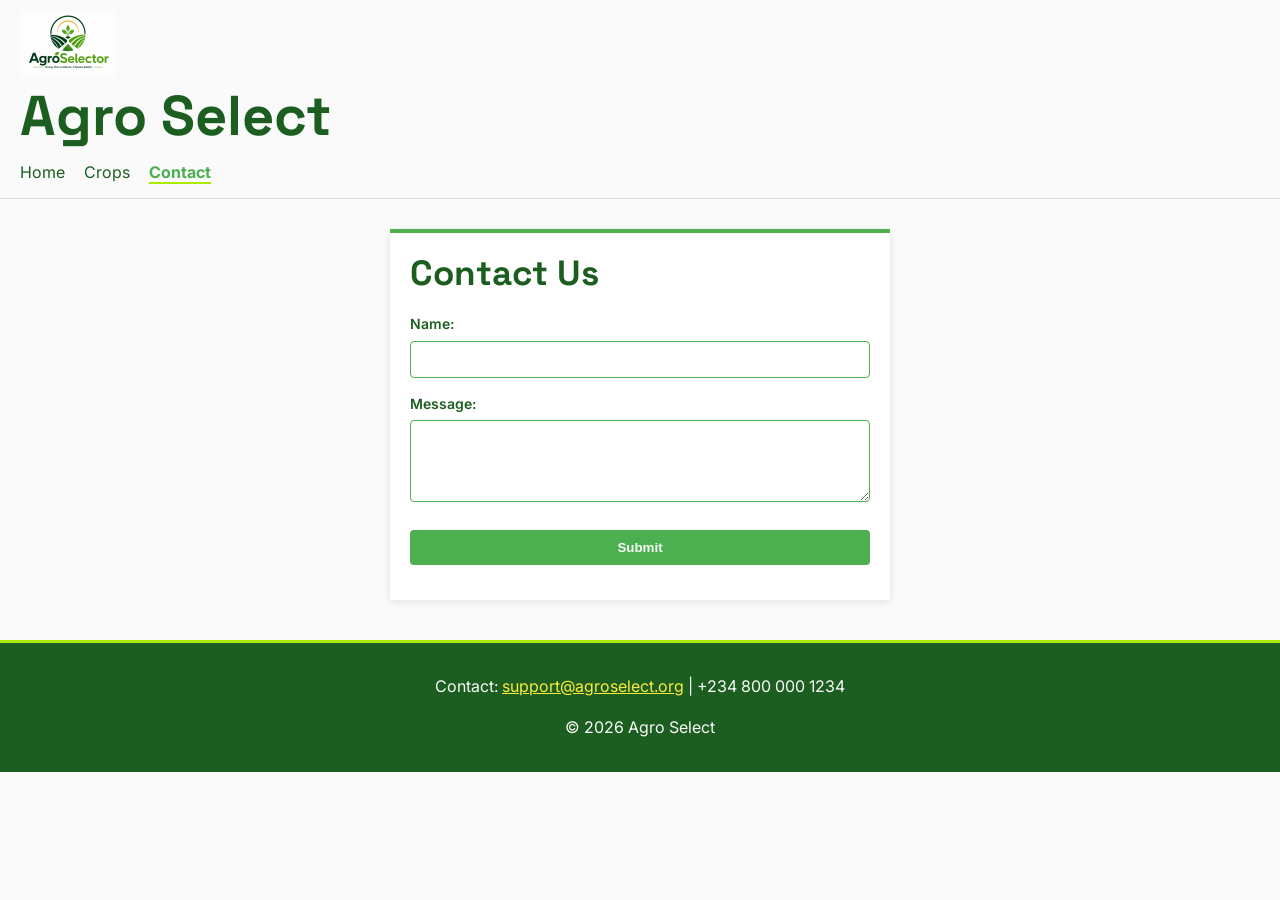
<file: index.html>
<!DOCTYPE html>
<html lang="en">
<head>
  <meta charset="UTF-8">
  <meta name="viewport" content="width=device-width, initial-scale=1.0">
  <title>Contact - Agro Select</title>
    <link rel="preconnect" href="https://fonts.googleapis.com">
    <link rel="preconnect" href="https://fonts.gstatic.com" crossorigin>
    <link href="https://fonts.googleapis.com/css2?family=Inter:wght@400;500;600;700&family=Space+Grotesk:wght@500;600;700&display=swap" rel="stylesheet">
  <style>
      :root {
        --deep-green: #1B5E20;
        --mid-green: #4CAF50;
        --lime: #AEEA00;
        --yellow: #FFEB3B;
        --paper: #FAFAFA;
        --ink: #14150F;
        --muted: #5F6158;
      }

      * {
        box-sizing: border-box;
      }

    body {
        font-family: 'Inter', sans-serif;
      margin: 0;
      padding: 0;
        background-color: var(--paper);
        color: var(--ink);
        line-height: 1.6;
    }
    
    /* Header Shell */
    header {
      background-color: var(--paper);
      border-bottom: 1px solid #E0DED4;
      padding: 12px 20px;
     }
     header h1 {
      color: var(--deep-green);
      font-family: 'Space Grotesk', sans-serif;
      font-size: 56px;
      line-height: 1.15;
      margin: 0 0 12px;
    }
    nav a {
      color: var(--deep-green);
      font-size: 16px;
      margin-right: 15px;
      text-decoration: none;
    }
    nav a.active {
      color: var(--mid-green);
      font-weight: bold;
      border-bottom: 2px solid var(--lime);
    }

    /* Content Area */
    main {
      padding: 20px;
      max-width: 500px;
      margin: 30px auto;
      background-color: #ffffff;
        border-top: 4px solid var(--mid-green);
      box-shadow: 0 2px 8px rgba(0,0,0,0.1);
    }
    h2 {
        color: var(--deep-green);
        font-family: 'Space Grotesk', sans-serif;
        font-size: 35px;
        line-height: 1.15;
        margin: 0 0 20px;
    }
      label {
        color: var(--deep-green);
        display: block;
        font-size: 14px;
        font-weight: 600;
      }
      input, textarea, button {
      width: 100%;
      margin-top: 5px;
      margin-bottom: 15px;
      padding: 10px;
      box-sizing: border-box;
        border: 1px solid var(--mid-green);
      border-radius: 4px;
    }
    button {
        background-color: var(--mid-green);
        color: var(--paper);
      font-weight: bold;
      border: none;
      cursor: pointer;
    }
    button:hover {
        background-color: var(--lime);
        color: var(--deep-green);
    }

    /* Footer Shell */
    footer {
        background-color: var(--deep-green);
        color: var(--paper);
      text-align: center;
      padding: 15px;
      margin-top: 40px;
        border-top: 3px solid var(--lime);
    }
    footer a {
        color: var(--yellow);
    }

      .brand-mark {
        display: block;
        height: 64px;
        margin-bottom: 8px;
        object-fit: contain;
        object-position: left center;
        width: 140px;
      }

      @media (max-width: 480px) {
        header h1 {
          font-size: 40px;
        }
        h2 {
          font-size: 30px;
        }
      }
  </style>
</head>
<body>

  <!-- Shared Header Shell -->
  <header>
      <img class="brand-mark" src="logo.png" alt="AgroSelect">
    <h1>Agro Select</h1>
    <nav>
      <a href="index.html">Home</a>
      <a href="agroselector-crop-details.html">Crops</a>
      <a href="contact.html" class="active">Contact</a>
    </nav>
  </header>

  <!-- Contact Page Content -->
  <main>
    <h2>Contact Us</h2>
    <form>
      <label for="name">Name:</label>
      <input type="text" id="name" required>

      <label for="message">Message:</label>
      <textarea id="message" rows="4" required></textarea>

      <button type="submit">Submit</button>
    </form>
  </main>

  <!-- Shared Footer Shell -->
  <footer>
    <p>Contact: <a href="mailto:support@agroselect.org">support@agroselect.org</a> | +234 800 000 1234</p>
    <p>&copy; 2026 Agro Select</p>
  </footer>

</body>
</html>
</file>
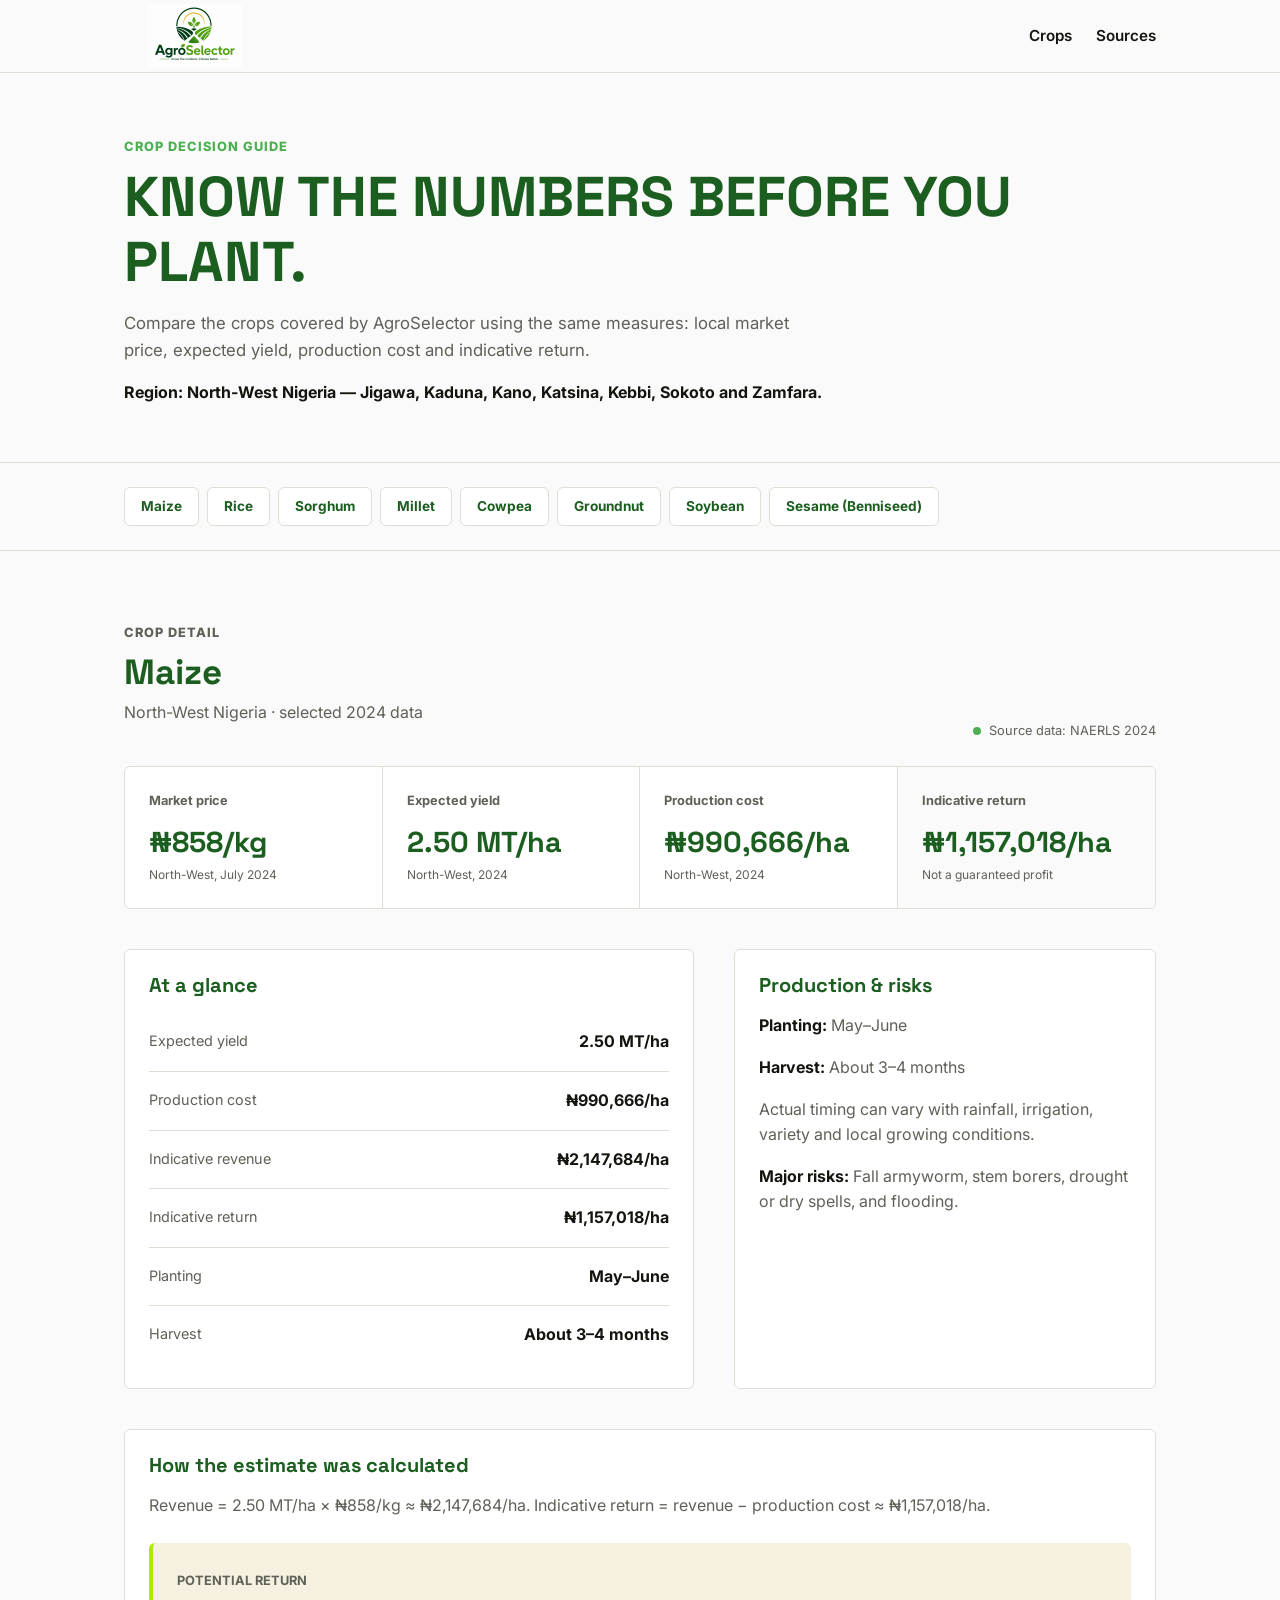
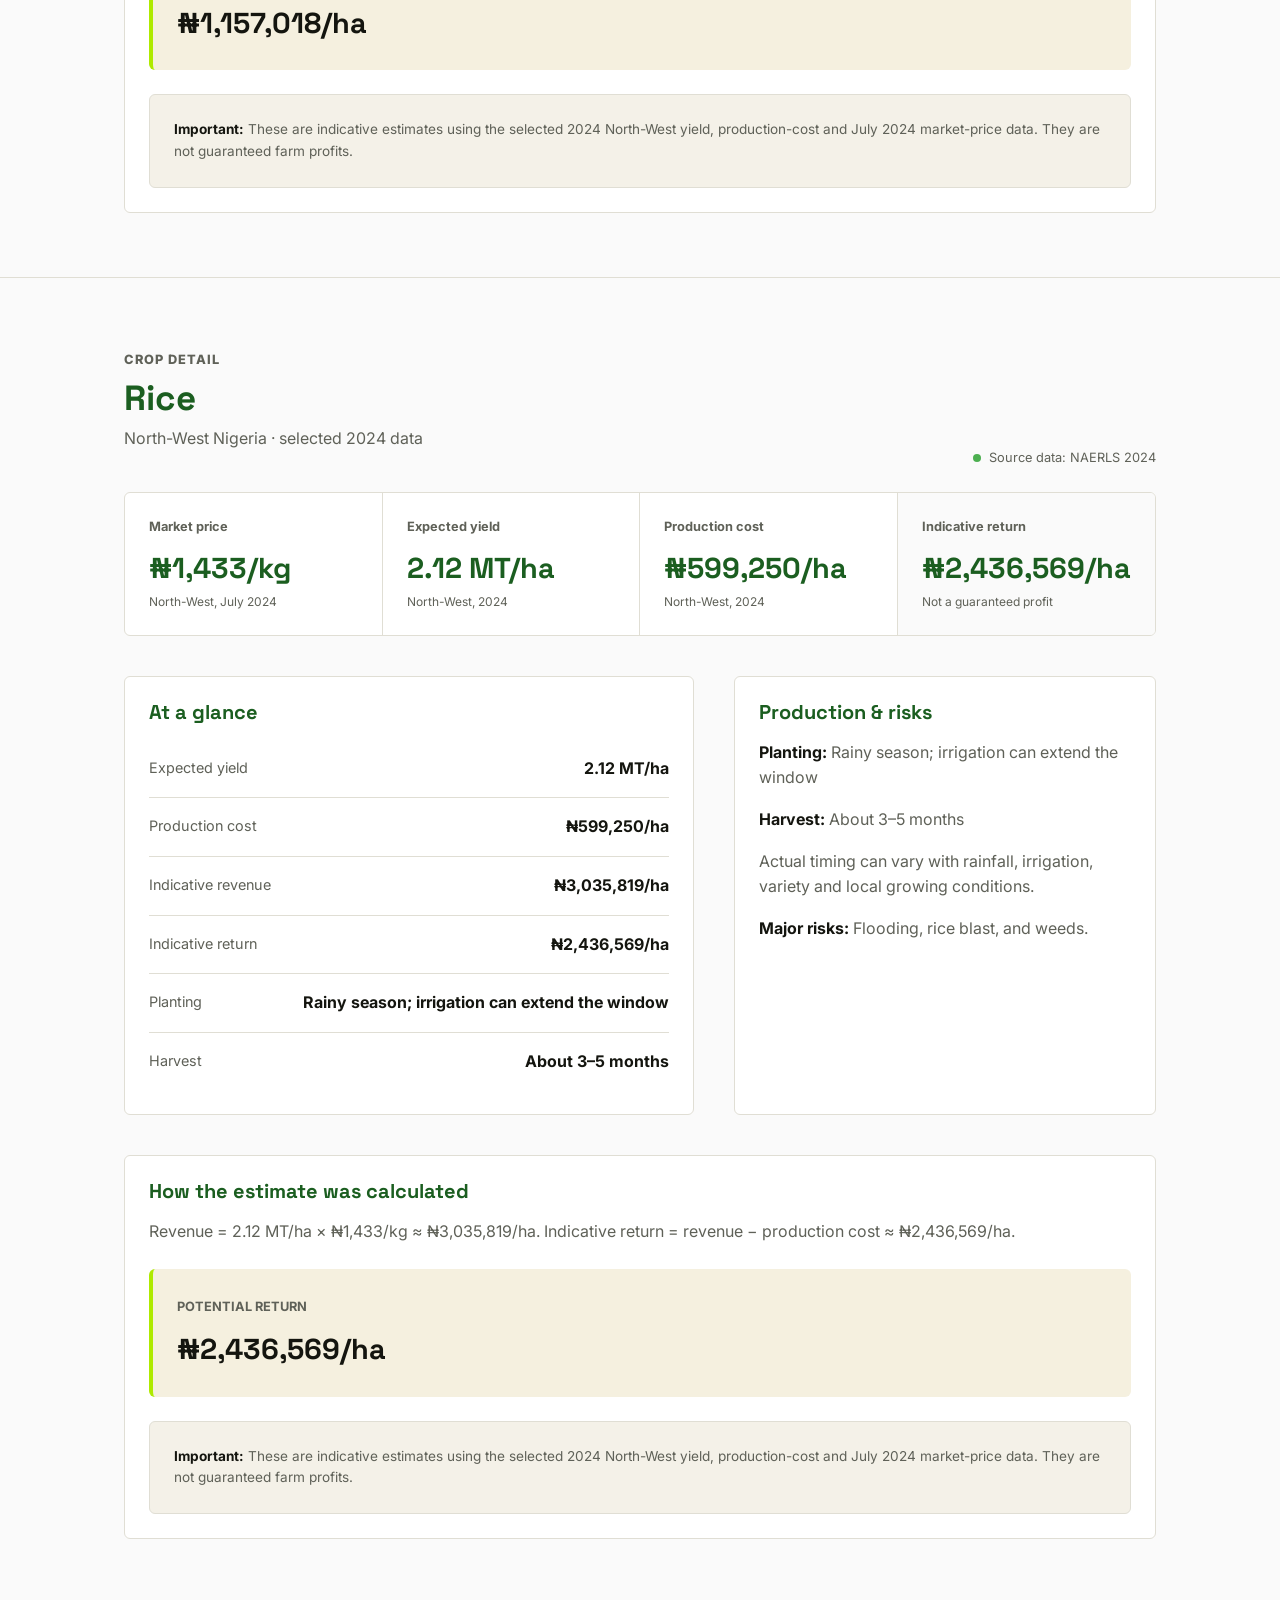
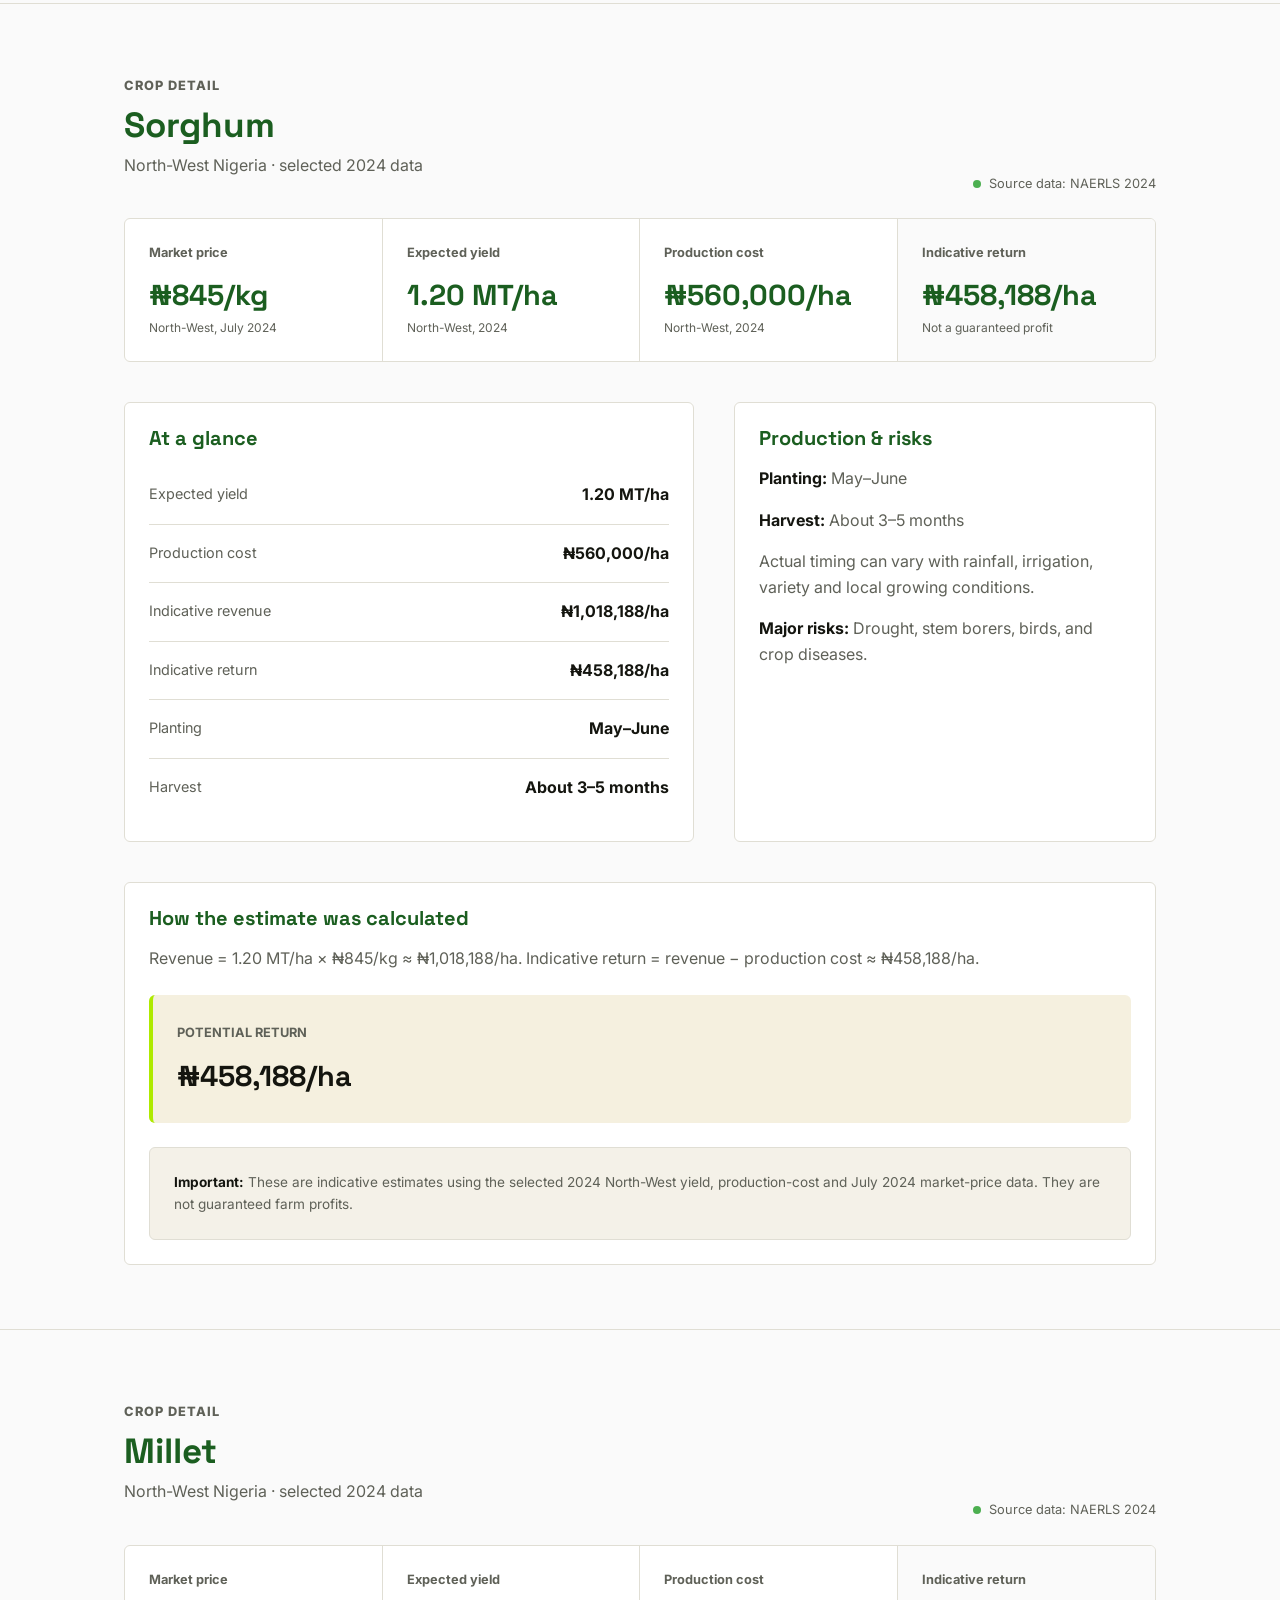
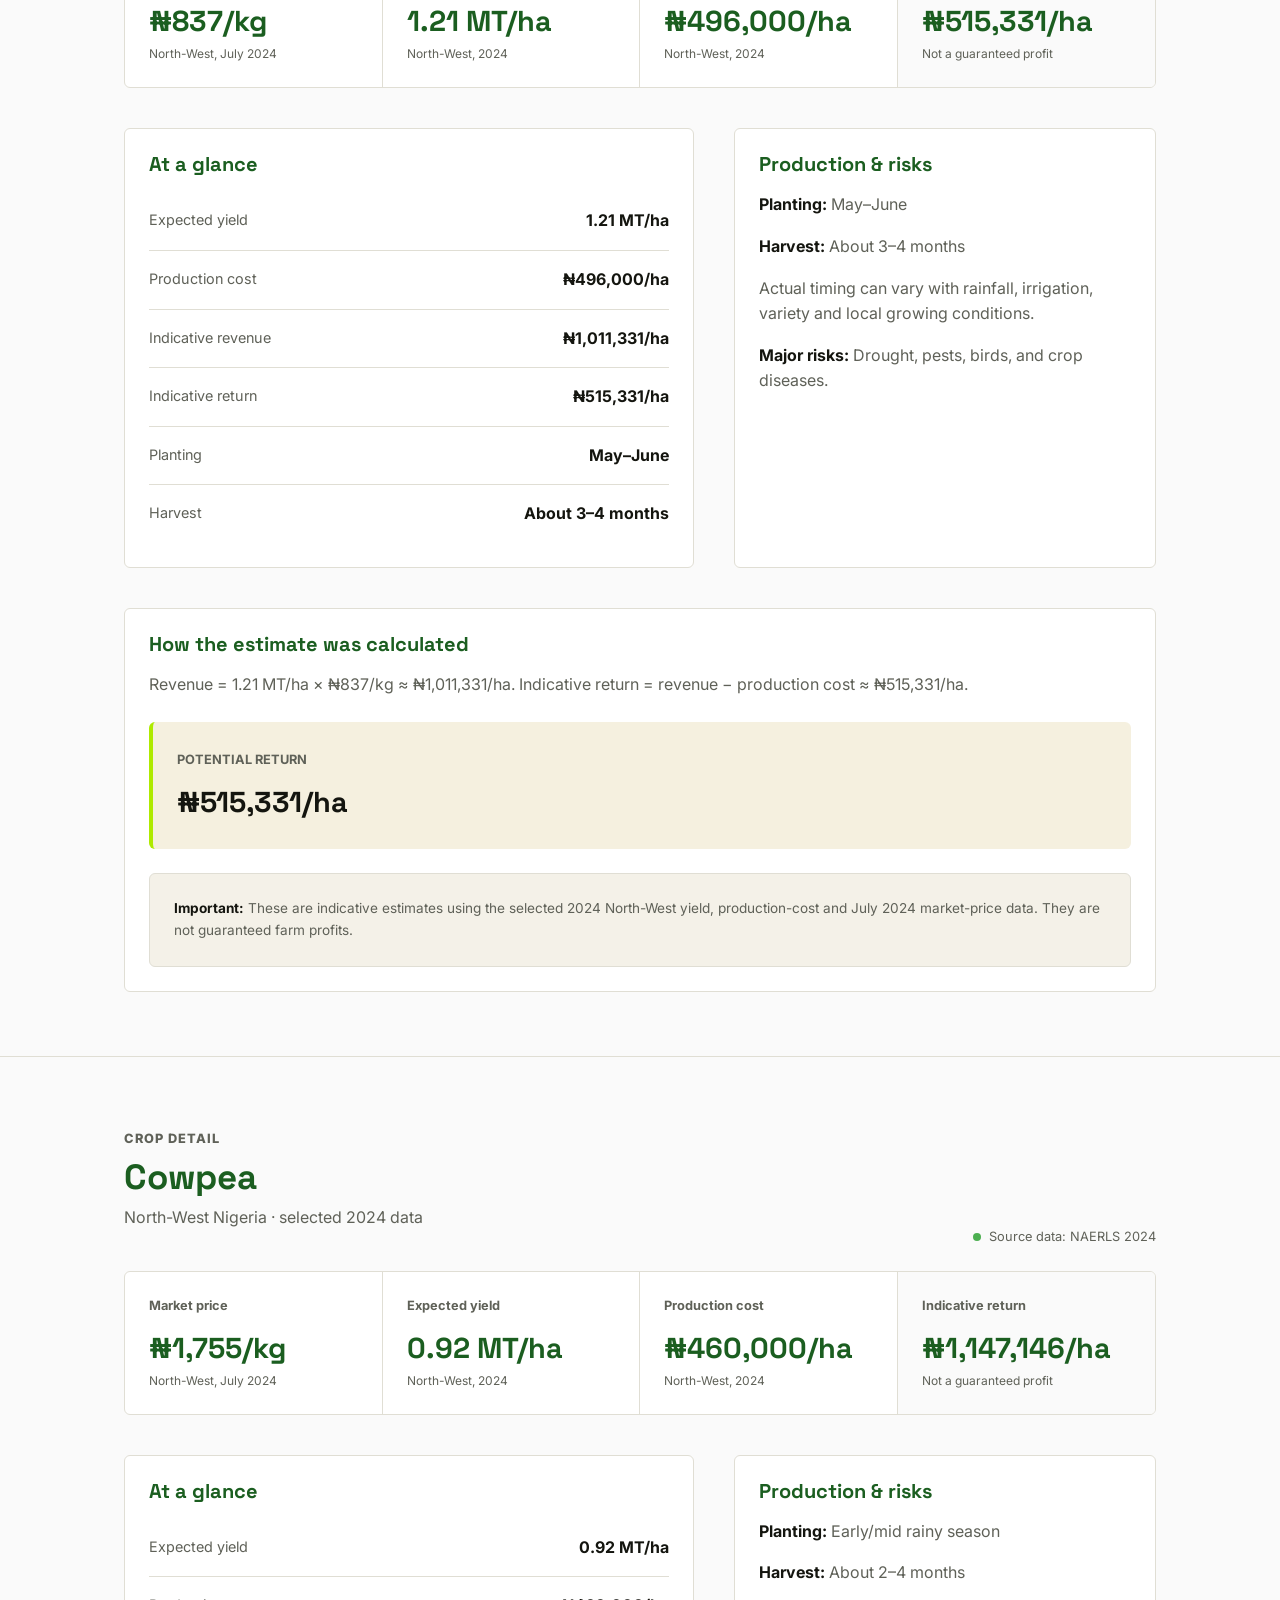
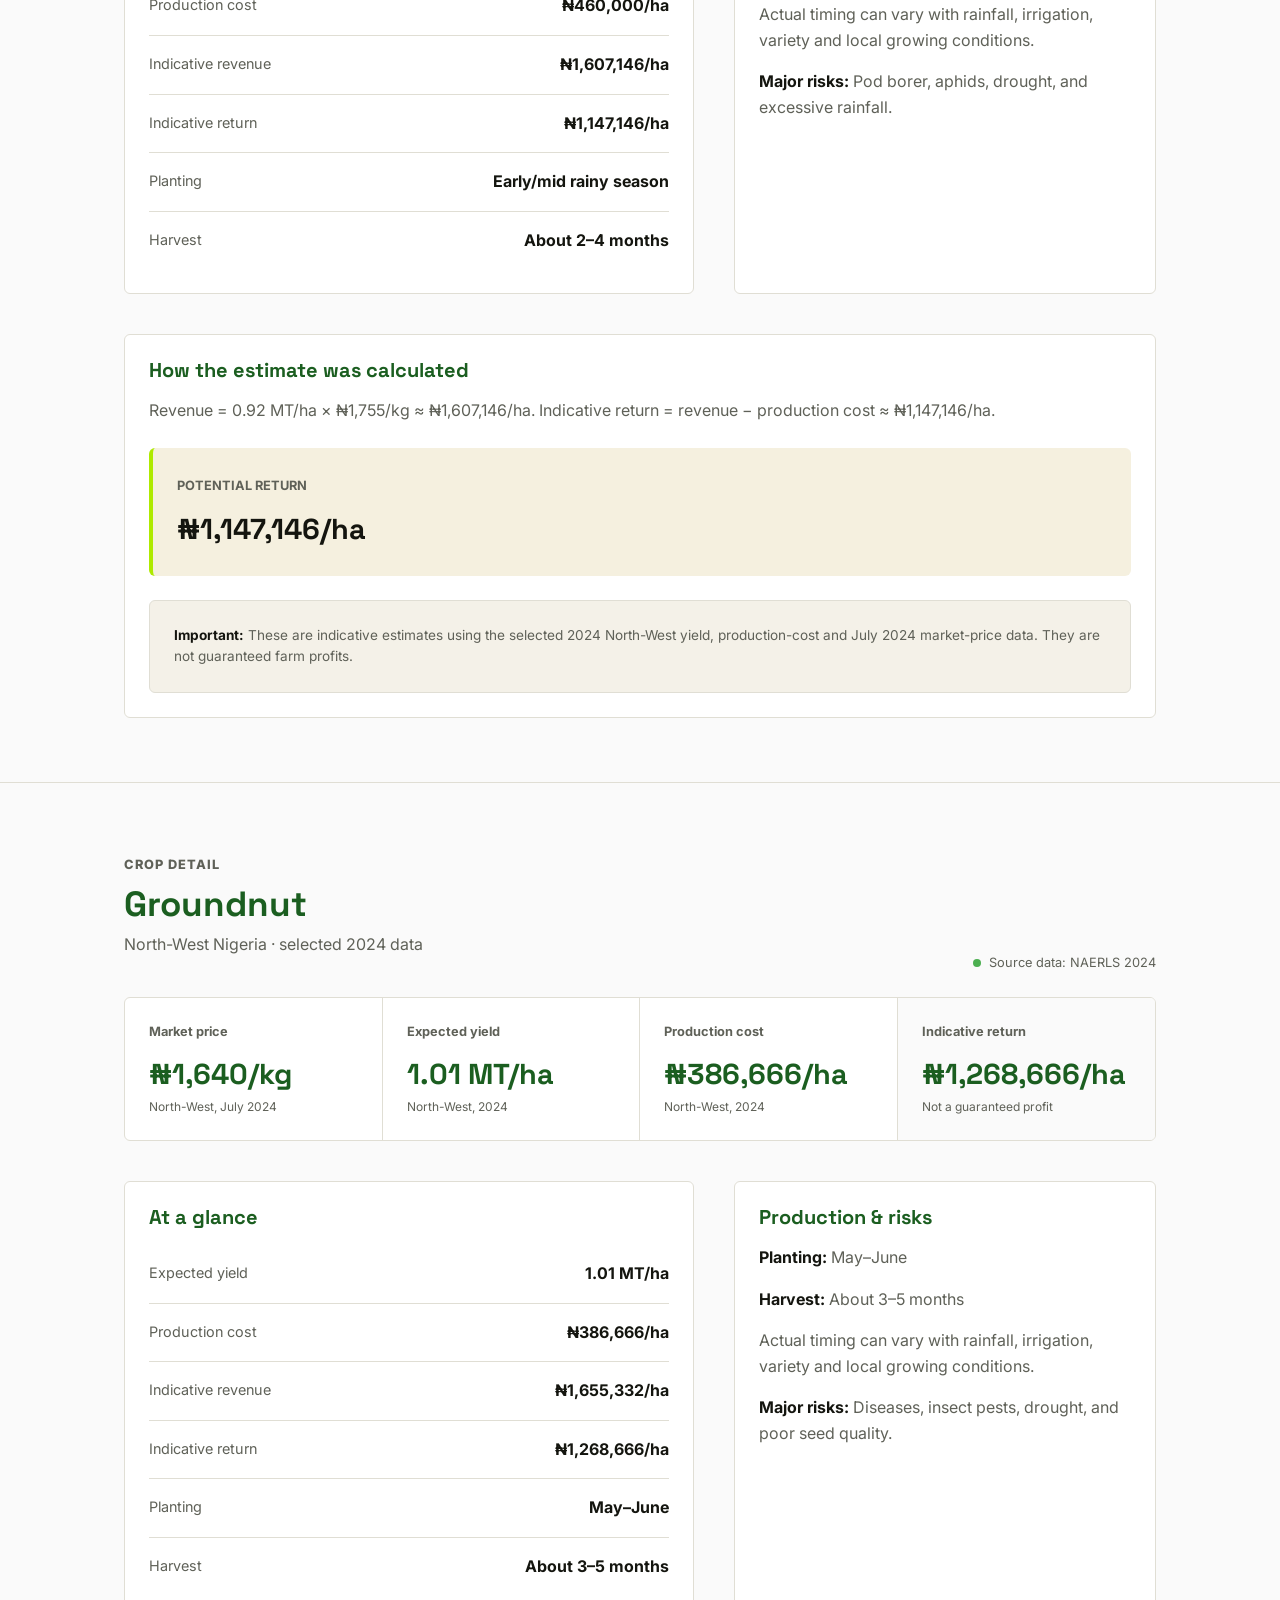
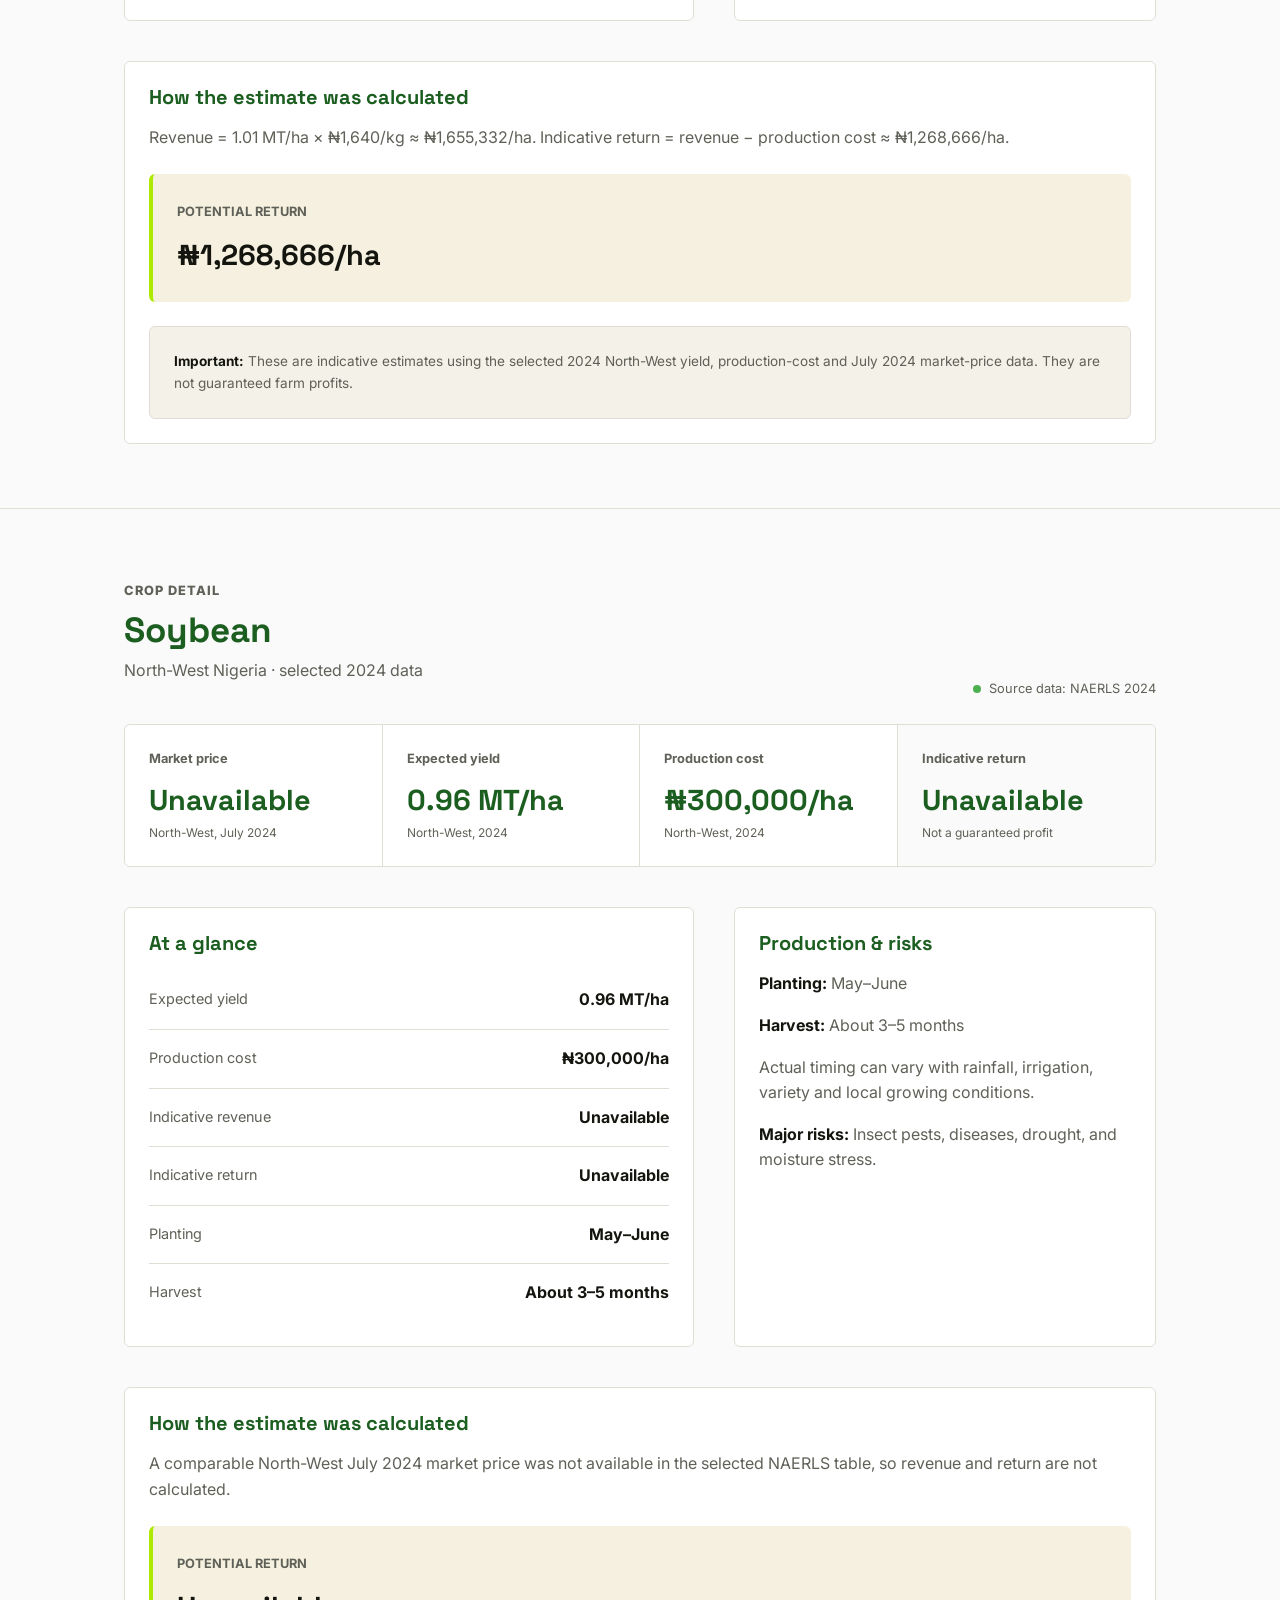
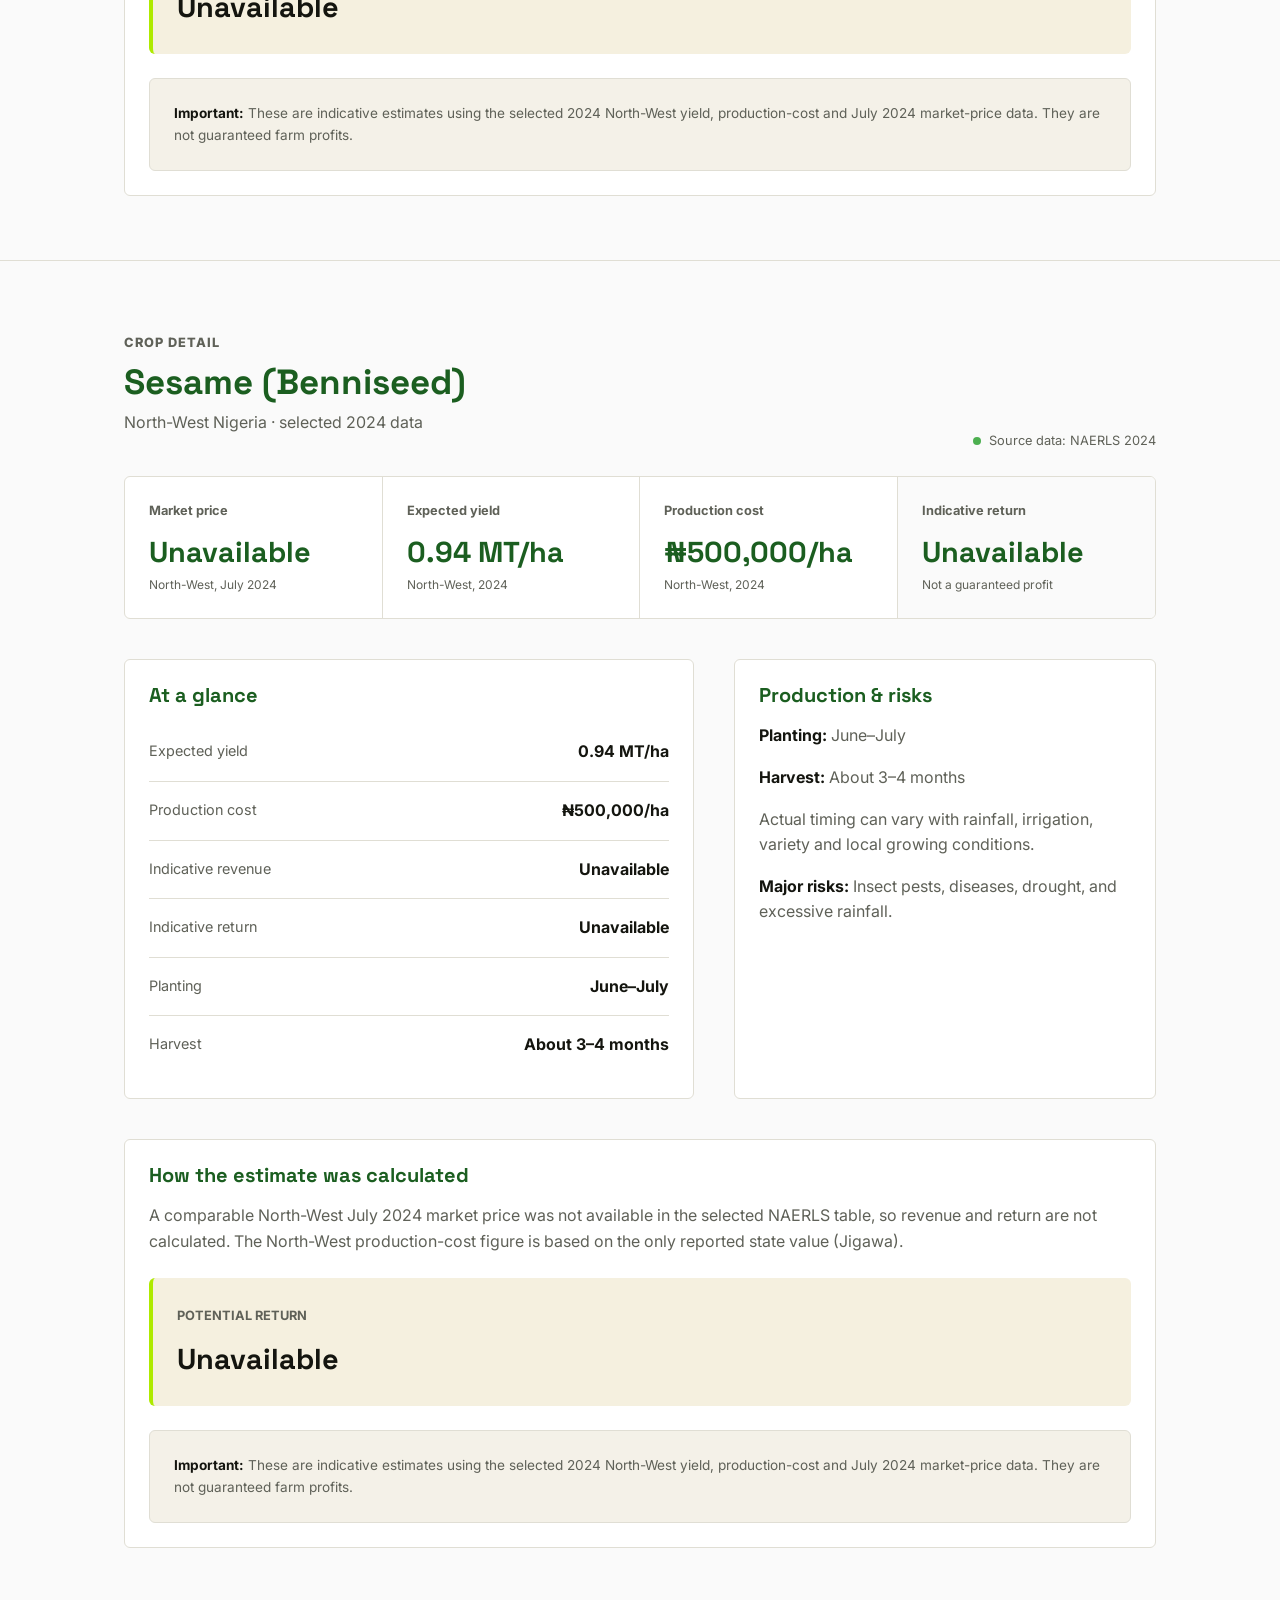
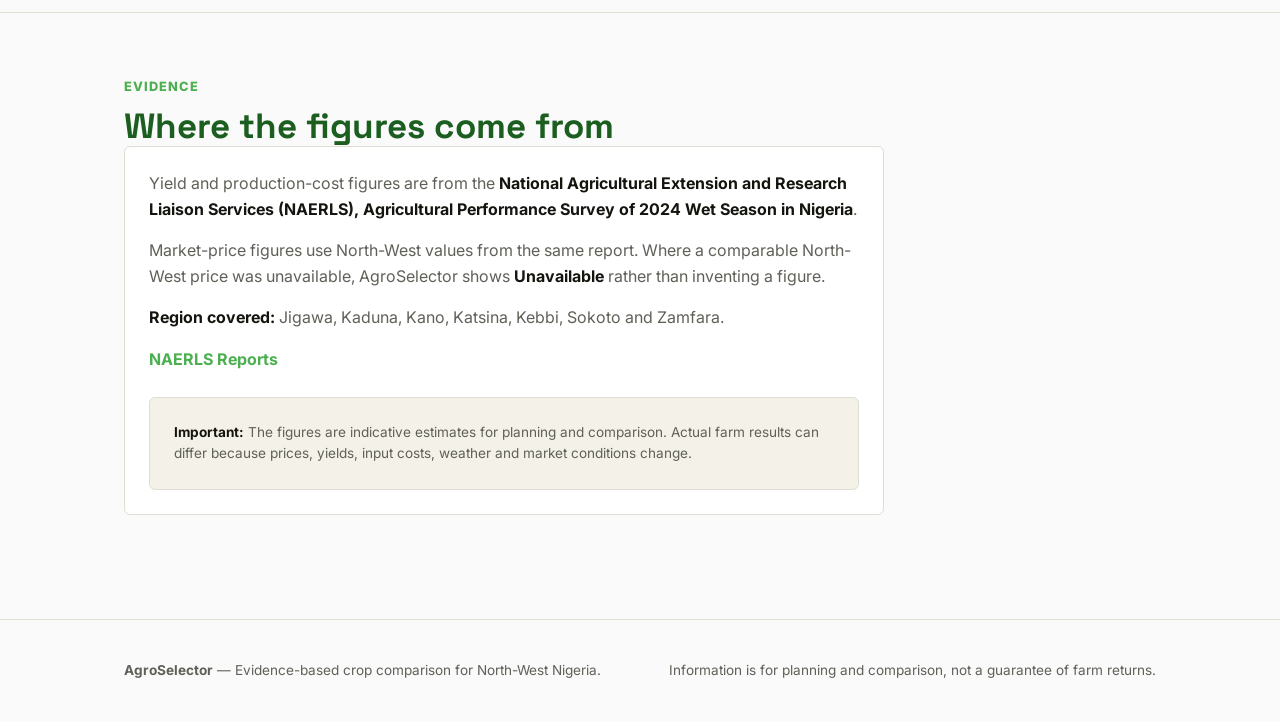
<file: agroselector-crop-details.html>
<!DOCTYPE html>
<html lang="en">
<head>
  <meta charset="UTF-8">
  <meta name="viewport" content="width=device-width, initial-scale=1.0">
  <title>AgroSelector | North-West Nigeria Crop Details</title>
  <meta name="description" content="AgroSelector crop figures for North-West Nigeria: market price, yield, production cost and indicative return.">
  <link rel="preconnect" href="https://fonts.googleapis.com">
  <link rel="preconnect" href="https://fonts.gstatic.com" crossorigin>
  <link href="https://fonts.googleapis.com/css2?family=Inter:wght@400;500;600;700&family=Space+Grotesk:wght@500;600;700&display=swap" rel="stylesheet">
  <link rel="stylesheet" href="brand.css">
  <link rel="stylesheet" href="agroselector-detail.css">
  
</head>
<body>

<header class="navbar">
  <div class="navbar-inner">
    <a href="#top" class="logo" aria-label="AgroSelector home">
      <img class="logo-image" src="logo.png" alt="AgroSelector">
    </a>
    <nav class="nav-links" aria-label="Main navigation">
      <a href="#crops">Crops</a>
      <a href="#sources">Sources</a>
    </nav>
  </div>
</header>

<main id="top">
  <section class="page-intro">
    <div class="wrap">
      <p class="eyebrow">Crop decision guide</p>
      <h1>KNOW THE NUMBERS BEFORE YOU PLANT.</h1>
      <p class="intro-copy">
        Compare the crops covered by AgroSelector using the same measures:
        local market price, expected yield, production cost and indicative return.
      </p>
      <p class="region-line">Region: North-West Nigeria — Jigawa, Kaduna, Kano, Katsina, Kebbi, Sokoto and Zamfara.</p>
    </div>
  </section>

  <nav class="crop-index" id="crops" aria-label="Crop sections">
    <div class="wrap crop-index-inner">
      <a href="#maize">Maize</a><a href="#rice">Rice</a><a href="#sorghum">Sorghum</a><a href="#millet">Millet</a><a href="#cowpea">Cowpea</a><a href="#groundnut">Groundnut</a><a href="#soybean">Soybean</a><a href="#sesame">Sesame (Benniseed)</a>
    </div>
  </nav>

  
    <section class="crop" id="maize">
      <div class="wrap">
        <div class="crop-head">
          <div>
            <p class="eyebrow">Crop detail</p>
            <h2>Maize</h2>
            <p>North-West Nigeria · selected 2024 data</p>
          </div>
          <div class="status"><span class="dot"></span>Source data: NAERLS 2024</div>
        </div>

        <div class="decision-panel" aria-label="Maize decision figures">
          <div class="metric">
            <span class="metric-label">Market price</span>
            <strong class="metric-value">₦858/kg</strong>
            <span class="metric-note">North-West, July 2024</span>
          </div>
          <div class="metric">
            <span class="metric-label">Expected yield</span>
            <strong class="metric-value">2.50 MT/ha</strong>
            <span class="metric-note">North-West, 2024</span>
          </div>
          <div class="metric">
            <span class="metric-label">Production cost</span>
            <strong class="metric-value">₦990,666/ha</strong>
            <span class="metric-note">North-West, 2024</span>
          </div>
          <div class="metric metric-return">
            <span class="metric-label">Indicative return</span>
            <strong class="metric-value">₦1,157,018/ha</strong>
            <span class="metric-note">Not a guaranteed profit</span>
          </div>
        </div>

        <div class="detail-grid">
          <article class="detail-block">
            <h3>At a glance</h3>
            <ul class="data-list">
              <li><span>Expected yield</span><strong>2.50 MT/ha</strong></li>
              <li><span>Production cost</span><strong>₦990,666/ha</strong></li>
              <li><span>Indicative revenue</span><strong>₦2,147,684/ha</strong></li>
              <li><span>Indicative return</span><strong>₦1,157,018/ha</strong></li>
              <li><span>Planting</span><strong>May–June</strong></li>
              <li><span>Harvest</span><strong>About 3–4 months</strong></li>
            </ul>
          </article>

          <article class="detail-block">
            <h3>Production & risks</h3>
            <p><strong>Planting:</strong> May–June</p>
            <p><strong>Harvest:</strong> About 3–4 months</p>
            <p>Actual timing can vary with rainfall, irrigation, variety and local growing conditions.</p>
            <p><strong>Major risks:</strong> Fall armyworm, stem borers, drought or dry spells, and flooding.</p>
          </article>
        </div>

        <article class="detail-block" style="margin-top:var(--s4)">
          <h3>How the estimate was calculated</h3>
          <p>Revenue = 2.50 MT/ha × ₦858/kg ≈ ₦2,147,684/ha. Indicative return = revenue − production cost ≈ ₦1,157,018/ha.</p>
          <div class="return-box">
            <span class="return-label">Potential return</span>
            <strong class="return-value">₦1,157,018/ha</strong>
          </div>
          <div class="notice">
            <strong>Important:</strong> These are indicative estimates using the selected 2024 North-West yield,
            production-cost and July 2024 market-price data. They are not guaranteed farm profits.
          </div>
        </article>
      </div>
    </section>
    
    <section class="crop" id="rice">
      <div class="wrap">
        <div class="crop-head">
          <div>
            <p class="eyebrow">Crop detail</p>
            <h2>Rice</h2>
            <p>North-West Nigeria · selected 2024 data</p>
          </div>
          <div class="status"><span class="dot"></span>Source data: NAERLS 2024</div>
        </div>

        <div class="decision-panel" aria-label="Rice decision figures">
          <div class="metric">
            <span class="metric-label">Market price</span>
            <strong class="metric-value">₦1,433/kg</strong>
            <span class="metric-note">North-West, July 2024</span>
          </div>
          <div class="metric">
            <span class="metric-label">Expected yield</span>
            <strong class="metric-value">2.12 MT/ha</strong>
            <span class="metric-note">North-West, 2024</span>
          </div>
          <div class="metric">
            <span class="metric-label">Production cost</span>
            <strong class="metric-value">₦599,250/ha</strong>
            <span class="metric-note">North-West, 2024</span>
          </div>
          <div class="metric metric-return">
            <span class="metric-label">Indicative return</span>
            <strong class="metric-value">₦2,436,569/ha</strong>
            <span class="metric-note">Not a guaranteed profit</span>
          </div>
        </div>

        <div class="detail-grid">
          <article class="detail-block">
            <h3>At a glance</h3>
            <ul class="data-list">
              <li><span>Expected yield</span><strong>2.12 MT/ha</strong></li>
              <li><span>Production cost</span><strong>₦599,250/ha</strong></li>
              <li><span>Indicative revenue</span><strong>₦3,035,819/ha</strong></li>
              <li><span>Indicative return</span><strong>₦2,436,569/ha</strong></li>
              <li><span>Planting</span><strong>Rainy season; irrigation can extend the window</strong></li>
              <li><span>Harvest</span><strong>About 3–5 months</strong></li>
            </ul>
          </article>

          <article class="detail-block">
            <h3>Production & risks</h3>
            <p><strong>Planting:</strong> Rainy season; irrigation can extend the window</p>
            <p><strong>Harvest:</strong> About 3–5 months</p>
            <p>Actual timing can vary with rainfall, irrigation, variety and local growing conditions.</p>
            <p><strong>Major risks:</strong> Flooding, rice blast, and weeds.</p>
          </article>
        </div>

        <article class="detail-block" style="margin-top:var(--s4)">
          <h3>How the estimate was calculated</h3>
          <p>Revenue = 2.12 MT/ha × ₦1,433/kg ≈ ₦3,035,819/ha. Indicative return = revenue − production cost ≈ ₦2,436,569/ha.</p>
          <div class="return-box">
            <span class="return-label">Potential return</span>
            <strong class="return-value">₦2,436,569/ha</strong>
          </div>
          <div class="notice">
            <strong>Important:</strong> These are indicative estimates using the selected 2024 North-West yield,
            production-cost and July 2024 market-price data. They are not guaranteed farm profits.
          </div>
        </article>
      </div>
    </section>
    
    <section class="crop" id="sorghum">
      <div class="wrap">
        <div class="crop-head">
          <div>
            <p class="eyebrow">Crop detail</p>
            <h2>Sorghum</h2>
            <p>North-West Nigeria · selected 2024 data</p>
          </div>
          <div class="status"><span class="dot"></span>Source data: NAERLS 2024</div>
        </div>

        <div class="decision-panel" aria-label="Sorghum decision figures">
          <div class="metric">
            <span class="metric-label">Market price</span>
            <strong class="metric-value">₦845/kg</strong>
            <span class="metric-note">North-West, July 2024</span>
          </div>
          <div class="metric">
            <span class="metric-label">Expected yield</span>
            <strong class="metric-value">1.20 MT/ha</strong>
            <span class="metric-note">North-West, 2024</span>
          </div>
          <div class="metric">
            <span class="metric-label">Production cost</span>
            <strong class="metric-value">₦560,000/ha</strong>
            <span class="metric-note">North-West, 2024</span>
          </div>
          <div class="metric metric-return">
            <span class="metric-label">Indicative return</span>
            <strong class="metric-value">₦458,188/ha</strong>
            <span class="metric-note">Not a guaranteed profit</span>
          </div>
        </div>

        <div class="detail-grid">
          <article class="detail-block">
            <h3>At a glance</h3>
            <ul class="data-list">
              <li><span>Expected yield</span><strong>1.20 MT/ha</strong></li>
              <li><span>Production cost</span><strong>₦560,000/ha</strong></li>
              <li><span>Indicative revenue</span><strong>₦1,018,188/ha</strong></li>
              <li><span>Indicative return</span><strong>₦458,188/ha</strong></li>
              <li><span>Planting</span><strong>May–June</strong></li>
              <li><span>Harvest</span><strong>About 3–5 months</strong></li>
            </ul>
          </article>

          <article class="detail-block">
            <h3>Production & risks</h3>
            <p><strong>Planting:</strong> May–June</p>
            <p><strong>Harvest:</strong> About 3–5 months</p>
            <p>Actual timing can vary with rainfall, irrigation, variety and local growing conditions.</p>
            <p><strong>Major risks:</strong> Drought, stem borers, birds, and crop diseases.</p>
          </article>
        </div>

        <article class="detail-block" style="margin-top:var(--s4)">
          <h3>How the estimate was calculated</h3>
          <p>Revenue = 1.20 MT/ha × ₦845/kg ≈ ₦1,018,188/ha. Indicative return = revenue − production cost ≈ ₦458,188/ha.</p>
          <div class="return-box">
            <span class="return-label">Potential return</span>
            <strong class="return-value">₦458,188/ha</strong>
          </div>
          <div class="notice">
            <strong>Important:</strong> These are indicative estimates using the selected 2024 North-West yield,
            production-cost and July 2024 market-price data. They are not guaranteed farm profits.
          </div>
        </article>
      </div>
    </section>
    
    <section class="crop" id="millet">
      <div class="wrap">
        <div class="crop-head">
          <div>
            <p class="eyebrow">Crop detail</p>
            <h2>Millet</h2>
            <p>North-West Nigeria · selected 2024 data</p>
          </div>
          <div class="status"><span class="dot"></span>Source data: NAERLS 2024</div>
        </div>

        <div class="decision-panel" aria-label="Millet decision figures">
          <div class="metric">
            <span class="metric-label">Market price</span>
            <strong class="metric-value">₦837/kg</strong>
            <span class="metric-note">North-West, July 2024</span>
          </div>
          <div class="metric">
            <span class="metric-label">Expected yield</span>
            <strong class="metric-value">1.21 MT/ha</strong>
            <span class="metric-note">North-West, 2024</span>
          </div>
          <div class="metric">
            <span class="metric-label">Production cost</span>
            <strong class="metric-value">₦496,000/ha</strong>
            <span class="metric-note">North-West, 2024</span>
          </div>
          <div class="metric metric-return">
            <span class="metric-label">Indicative return</span>
            <strong class="metric-value">₦515,331/ha</strong>
            <span class="metric-note">Not a guaranteed profit</span>
          </div>
        </div>

        <div class="detail-grid">
          <article class="detail-block">
            <h3>At a glance</h3>
            <ul class="data-list">
              <li><span>Expected yield</span><strong>1.21 MT/ha</strong></li>
              <li><span>Production cost</span><strong>₦496,000/ha</strong></li>
              <li><span>Indicative revenue</span><strong>₦1,011,331/ha</strong></li>
              <li><span>Indicative return</span><strong>₦515,331/ha</strong></li>
              <li><span>Planting</span><strong>May–June</strong></li>
              <li><span>Harvest</span><strong>About 3–4 months</strong></li>
            </ul>
          </article>

          <article class="detail-block">
            <h3>Production & risks</h3>
            <p><strong>Planting:</strong> May–June</p>
            <p><strong>Harvest:</strong> About 3–4 months</p>
            <p>Actual timing can vary with rainfall, irrigation, variety and local growing conditions.</p>
            <p><strong>Major risks:</strong> Drought, pests, birds, and crop diseases.</p>
          </article>
        </div>

        <article class="detail-block" style="margin-top:var(--s4)">
          <h3>How the estimate was calculated</h3>
          <p>Revenue = 1.21 MT/ha × ₦837/kg ≈ ₦1,011,331/ha. Indicative return = revenue − production cost ≈ ₦515,331/ha.</p>
          <div class="return-box">
            <span class="return-label">Potential return</span>
            <strong class="return-value">₦515,331/ha</strong>
          </div>
          <div class="notice">
            <strong>Important:</strong> These are indicative estimates using the selected 2024 North-West yield,
            production-cost and July 2024 market-price data. They are not guaranteed farm profits.
          </div>
        </article>
      </div>
    </section>
    
    <section class="crop" id="cowpea">
      <div class="wrap">
        <div class="crop-head">
          <div>
            <p class="eyebrow">Crop detail</p>
            <h2>Cowpea</h2>
            <p>North-West Nigeria · selected 2024 data</p>
          </div>
          <div class="status"><span class="dot"></span>Source data: NAERLS 2024</div>
        </div>

        <div class="decision-panel" aria-label="Cowpea decision figures">
          <div class="metric">
            <span class="metric-label">Market price</span>
            <strong class="metric-value">₦1,755/kg</strong>
            <span class="metric-note">North-West, July 2024</span>
          </div>
          <div class="metric">
            <span class="metric-label">Expected yield</span>
            <strong class="metric-value">0.92 MT/ha</strong>
            <span class="metric-note">North-West, 2024</span>
          </div>
          <div class="metric">
            <span class="metric-label">Production cost</span>
            <strong class="metric-value">₦460,000/ha</strong>
            <span class="metric-note">North-West, 2024</span>
          </div>
          <div class="metric metric-return">
            <span class="metric-label">Indicative return</span>
            <strong class="metric-value">₦1,147,146/ha</strong>
            <span class="metric-note">Not a guaranteed profit</span>
          </div>
        </div>

        <div class="detail-grid">
          <article class="detail-block">
            <h3>At a glance</h3>
            <ul class="data-list">
              <li><span>Expected yield</span><strong>0.92 MT/ha</strong></li>
              <li><span>Production cost</span><strong>₦460,000/ha</strong></li>
              <li><span>Indicative revenue</span><strong>₦1,607,146/ha</strong></li>
              <li><span>Indicative return</span><strong>₦1,147,146/ha</strong></li>
              <li><span>Planting</span><strong>Early/mid rainy season</strong></li>
              <li><span>Harvest</span><strong>About 2–4 months</strong></li>
            </ul>
          </article>

          <article class="detail-block">
            <h3>Production & risks</h3>
            <p><strong>Planting:</strong> Early/mid rainy season</p>
            <p><strong>Harvest:</strong> About 2–4 months</p>
            <p>Actual timing can vary with rainfall, irrigation, variety and local growing conditions.</p>
            <p><strong>Major risks:</strong> Pod borer, aphids, drought, and excessive rainfall.</p>
          </article>
        </div>

        <article class="detail-block" style="margin-top:var(--s4)">
          <h3>How the estimate was calculated</h3>
          <p>Revenue = 0.92 MT/ha × ₦1,755/kg ≈ ₦1,607,146/ha. Indicative return = revenue − production cost ≈ ₦1,147,146/ha.</p>
          <div class="return-box">
            <span class="return-label">Potential return</span>
            <strong class="return-value">₦1,147,146/ha</strong>
          </div>
          <div class="notice">
            <strong>Important:</strong> These are indicative estimates using the selected 2024 North-West yield,
            production-cost and July 2024 market-price data. They are not guaranteed farm profits.
          </div>
        </article>
      </div>
    </section>
    
    <section class="crop" id="groundnut">
      <div class="wrap">
        <div class="crop-head">
          <div>
            <p class="eyebrow">Crop detail</p>
            <h2>Groundnut</h2>
            <p>North-West Nigeria · selected 2024 data</p>
          </div>
          <div class="status"><span class="dot"></span>Source data: NAERLS 2024</div>
        </div>

        <div class="decision-panel" aria-label="Groundnut decision figures">
          <div class="metric">
            <span class="metric-label">Market price</span>
            <strong class="metric-value">₦1,640/kg</strong>
            <span class="metric-note">North-West, July 2024</span>
          </div>
          <div class="metric">
            <span class="metric-label">Expected yield</span>
            <strong class="metric-value">1.01 MT/ha</strong>
            <span class="metric-note">North-West, 2024</span>
          </div>
          <div class="metric">
            <span class="metric-label">Production cost</span>
            <strong class="metric-value">₦386,666/ha</strong>
            <span class="metric-note">North-West, 2024</span>
          </div>
          <div class="metric metric-return">
            <span class="metric-label">Indicative return</span>
            <strong class="metric-value">₦1,268,666/ha</strong>
            <span class="metric-note">Not a guaranteed profit</span>
          </div>
        </div>

        <div class="detail-grid">
          <article class="detail-block">
            <h3>At a glance</h3>
            <ul class="data-list">
              <li><span>Expected yield</span><strong>1.01 MT/ha</strong></li>
              <li><span>Production cost</span><strong>₦386,666/ha</strong></li>
              <li><span>Indicative revenue</span><strong>₦1,655,332/ha</strong></li>
              <li><span>Indicative return</span><strong>₦1,268,666/ha</strong></li>
              <li><span>Planting</span><strong>May–June</strong></li>
              <li><span>Harvest</span><strong>About 3–5 months</strong></li>
            </ul>
          </article>

          <article class="detail-block">
            <h3>Production & risks</h3>
            <p><strong>Planting:</strong> May–June</p>
            <p><strong>Harvest:</strong> About 3–5 months</p>
            <p>Actual timing can vary with rainfall, irrigation, variety and local growing conditions.</p>
            <p><strong>Major risks:</strong> Diseases, insect pests, drought, and poor seed quality.</p>
          </article>
        </div>

        <article class="detail-block" style="margin-top:var(--s4)">
          <h3>How the estimate was calculated</h3>
          <p>Revenue = 1.01 MT/ha × ₦1,640/kg ≈ ₦1,655,332/ha. Indicative return = revenue − production cost ≈ ₦1,268,666/ha.</p>
          <div class="return-box">
            <span class="return-label">Potential return</span>
            <strong class="return-value">₦1,268,666/ha</strong>
          </div>
          <div class="notice">
            <strong>Important:</strong> These are indicative estimates using the selected 2024 North-West yield,
            production-cost and July 2024 market-price data. They are not guaranteed farm profits.
          </div>
        </article>
      </div>
    </section>
    
    <section class="crop" id="soybean">
      <div class="wrap">
        <div class="crop-head">
          <div>
            <p class="eyebrow">Crop detail</p>
            <h2>Soybean</h2>
            <p>North-West Nigeria · selected 2024 data</p>
          </div>
          <div class="status"><span class="dot"></span>Source data: NAERLS 2024</div>
        </div>

        <div class="decision-panel" aria-label="Soybean decision figures">
          <div class="metric">
            <span class="metric-label">Market price</span>
            <strong class="metric-value">Unavailable</strong>
            <span class="metric-note">North-West, July 2024</span>
          </div>
          <div class="metric">
            <span class="metric-label">Expected yield</span>
            <strong class="metric-value">0.96 MT/ha</strong>
            <span class="metric-note">North-West, 2024</span>
          </div>
          <div class="metric">
            <span class="metric-label">Production cost</span>
            <strong class="metric-value">₦300,000/ha</strong>
            <span class="metric-note">North-West, 2024</span>
          </div>
          <div class="metric metric-return">
            <span class="metric-label">Indicative return</span>
            <strong class="metric-value">Unavailable</strong>
            <span class="metric-note">Not a guaranteed profit</span>
          </div>
        </div>

        <div class="detail-grid">
          <article class="detail-block">
            <h3>At a glance</h3>
            <ul class="data-list">
              <li><span>Expected yield</span><strong>0.96 MT/ha</strong></li>
              <li><span>Production cost</span><strong>₦300,000/ha</strong></li>
              <li><span>Indicative revenue</span><strong>Unavailable</strong></li>
              <li><span>Indicative return</span><strong>Unavailable</strong></li>
              <li><span>Planting</span><strong>May–June</strong></li>
              <li><span>Harvest</span><strong>About 3–5 months</strong></li>
            </ul>
          </article>

          <article class="detail-block">
            <h3>Production & risks</h3>
            <p><strong>Planting:</strong> May–June</p>
            <p><strong>Harvest:</strong> About 3–5 months</p>
            <p>Actual timing can vary with rainfall, irrigation, variety and local growing conditions.</p>
            <p><strong>Major risks:</strong> Insect pests, diseases, drought, and moisture stress.</p>
          </article>
        </div>

        <article class="detail-block" style="margin-top:var(--s4)">
          <h3>How the estimate was calculated</h3>
          <p>A comparable North-West July 2024 market price was not available in the selected NAERLS table, so revenue and return are not calculated.</p>
          <div class="return-box">
            <span class="return-label">Potential return</span>
            <strong class="return-value">Unavailable</strong>
          </div>
          <div class="notice">
            <strong>Important:</strong> These are indicative estimates using the selected 2024 North-West yield,
            production-cost and July 2024 market-price data. They are not guaranteed farm profits.
          </div>
        </article>
      </div>
    </section>
    
    <section class="crop" id="sesame">
      <div class="wrap">
        <div class="crop-head">
          <div>
            <p class="eyebrow">Crop detail</p>
            <h2>Sesame (Benniseed)</h2>
            <p>North-West Nigeria · selected 2024 data</p>
          </div>
          <div class="status"><span class="dot"></span>Source data: NAERLS 2024</div>
        </div>

        <div class="decision-panel" aria-label="Sesame (Benniseed) decision figures">
          <div class="metric">
            <span class="metric-label">Market price</span>
            <strong class="metric-value">Unavailable</strong>
            <span class="metric-note">North-West, July 2024</span>
          </div>
          <div class="metric">
            <span class="metric-label">Expected yield</span>
            <strong class="metric-value">0.94 MT/ha</strong>
            <span class="metric-note">North-West, 2024</span>
          </div>
          <div class="metric">
            <span class="metric-label">Production cost</span>
            <strong class="metric-value">₦500,000/ha</strong>
            <span class="metric-note">North-West, 2024</span>
          </div>
          <div class="metric metric-return">
            <span class="metric-label">Indicative return</span>
            <strong class="metric-value">Unavailable</strong>
            <span class="metric-note">Not a guaranteed profit</span>
          </div>
        </div>

        <div class="detail-grid">
          <article class="detail-block">
            <h3>At a glance</h3>
            <ul class="data-list">
              <li><span>Expected yield</span><strong>0.94 MT/ha</strong></li>
              <li><span>Production cost</span><strong>₦500,000/ha</strong></li>
              <li><span>Indicative revenue</span><strong>Unavailable</strong></li>
              <li><span>Indicative return</span><strong>Unavailable</strong></li>
              <li><span>Planting</span><strong>June–July</strong></li>
              <li><span>Harvest</span><strong>About 3–4 months</strong></li>
            </ul>
          </article>

          <article class="detail-block">
            <h3>Production & risks</h3>
            <p><strong>Planting:</strong> June–July</p>
            <p><strong>Harvest:</strong> About 3–4 months</p>
            <p>Actual timing can vary with rainfall, irrigation, variety and local growing conditions.</p>
            <p><strong>Major risks:</strong> Insect pests, diseases, drought, and excessive rainfall.</p>
          </article>
        </div>

        <article class="detail-block" style="margin-top:var(--s4)">
          <h3>How the estimate was calculated</h3>
          <p>A comparable North-West July 2024 market price was not available in the selected NAERLS table, so revenue and return are not calculated. The North-West production-cost figure is based on the only reported state value (Jigawa).</p>
          <div class="return-box">
            <span class="return-label">Potential return</span>
            <strong class="return-value">Unavailable</strong>
          </div>
          <div class="notice">
            <strong>Important:</strong> These are indicative estimates using the selected 2024 North-West yield,
            production-cost and July 2024 market-price data. They are not guaranteed farm profits.
          </div>
        </article>
      </div>
    </section>
    

  <section class="sources" id="sources">
    <div class="wrap">
      <p class="eyebrow">Evidence</p>
      <h2>Where the figures come from</h2>
      <div class="source-card">
        <p>
          Yield and production-cost figures are from the
          <strong>National Agricultural Extension and Research Liaison Services (NAERLS),
          Agricultural Performance Survey of 2024 Wet Season in Nigeria</strong>.
        </p>
        <p>
          Market-price figures use North-West values from the same report.
          Where a comparable North-West price was unavailable, AgroSelector shows
          <strong>Unavailable</strong> rather than inventing a figure.
        </p>
        <p>
          <strong>Region covered:</strong> Jigawa, Kaduna, Kano, Katsina, Kebbi, Sokoto and Zamfara.
        </p>
        <p>
          <a href="https://naerls.gov.ng/reports/" target="_blank" rel="noopener">
            NAERLS Reports
          </a>
        </p>
        <div class="notice">
          <strong>Important:</strong> The figures are indicative estimates for planning and comparison.
          Actual farm results can differ because prices, yields, input costs, weather and market conditions change.
        </div>
      </div>
    </div>
  </section>
</main>

<footer class="site-footer">
  <div class="wrap footer-inner">
    <p><strong>AgroSelector</strong> — Evidence-based crop comparison for North-West Nigeria.</p>
    <p>Information is for planning and comparison, not a guarantee of farm returns.</p>
  </div>
</footer>

</body>
</html>
</file>
<file: brand.css>
/*
==========================================================
 AGROSELECTOR — BRAND & UI SYSTEM
 Purpose:
 Help smallholder farmers compare crops using
 local price, yield, input cost and potential return.

 IMPORTANT:
 The POD brand variables are preserved exactly.
==========================================================
*/

/* ========================================================
   1. BRAND
======================================================== */

:root {
  /* POD BRAND SHEET — DO NOT EDIT */
  --brand:      #4CAF50;
  --brand-dark: #1B5E20;
  --accent:     #FFEB3B;
  --ink:        #14150F;
  --muted:      #5F6158;
  --paper:      #FAFAFA;
  --line:       #E0DED4;

  --display: 'Space Grotesk', sans-serif;
  --body:    'Inter', sans-serif;

  --s1: 8px;
  --s2: 16px;
  --s3: 24px;
  --s4: 40px;
  --s5: 64px;
  --s6: 96px;

  --radius: 6px;
  --wrap: 1080px;
}


/* ========================================================
   2. BASE
======================================================== */

* {
  box-sizing: border-box;
}

html {
  scroll-behavior: smooth;
}

body {
  background: var(--paper);
  color: var(--ink);
  font-family: var(--body);
  margin: 0;
  line-height: 1.6;
}

img {
  max-width: 100%;
  display: block;
}

button,
input,
select {
  font: inherit;
}

button {
  cursor: pointer;
}

a {
  color: var(--brand);
  text-decoration: none;
}

a:hover {
  color: var(--brand-dark);
}

h1,
h2,
h3 {
  font-family: var(--display);
  color: var(--brand-dark);
  margin: 0;
  line-height: 1.15;
}

h1 {
  font-size: 56px;
}

h2 {
  font-size: 35px;
}

h3 {
  font-size: 20px;
}

p {
  margin: 0 0 var(--s2);
}

.wrap {
  max-width: var(--wrap);
  margin: 0 auto;
  padding: 0 var(--s3);
}


/* ========================================================
   3. NAVIGATION
======================================================== */

.navbar {
  border-bottom: 1px solid var(--line);
  background: var(--paper);
  position: sticky;
  top: 0;
  z-index: 100;
}

.navbar-inner {
  max-width: var(--wrap);
  min-height: 72px;
  margin: 0 auto;
  padding: 0 var(--s3);

  display: flex;
  align-items: center;
  justify-content: space-between;
  gap: var(--s3);
}

.logo {
  display: flex;
  align-items: center;
  gap: var(--s1);

  color: var(--brand-dark);
  font-family: var(--display);
  font-size: 1.5rem;
  font-weight: 700;
}

.logo-mark {
  width: 38px;
  height: 38px;

  border: 2px solid var(--brand);
  border-radius: 50%;

  display: grid;
  place-items: center;

  color: var(--brand);
  font-size: 1.2rem;
}

.logo span {
  color: var(--brand);
}

.nav-links {
  display: flex;
  align-items: center;
  gap: var(--s3);
}

.nav-links a {
  color: var(--ink);
  font-size: 0.95rem;
  font-weight: 600;
}

.nav-links a:hover {
  color: var(--brand);
}


/* ========================================================
   4. HERO
======================================================== */

.hero {
  padding: var(--s6) 0 var(--s5);
}

.hero-grid {
  display: grid;
  grid-template-columns: 1.25fr 0.75fr;
  align-items: center;
  gap: var(--s5);
}

.hero h1 {
  max-width: 720px;
}

.hero h1 span {
  color: var(--brand);
}

.hero-text {
  max-width: 650px;
  margin-top: var(--s3);

  color: var(--muted);
  font-size: 1.1rem;
}

.hero-actions {
  display: flex;
  flex-wrap: wrap;
  gap: var(--s2);
  margin-top: var(--s4);
}


/* ========================================================
   5. BUTTONS
======================================================== */

.btn {
  min-height: 46px;
  padding: 0 var(--s3);

  border: 1px solid transparent;
  border-radius: var(--radius);

  display: inline-flex;
  align-items: center;
  justify-content: center;

  font-weight: 700;
  transition: 0.2s ease;
}

.btn-primary {
  background: var(--brand);
  color: white;
}

.btn-primary:hover {
  background: var(--brand-dark);
  color: white;
}

.btn-secondary {
  background: transparent;
  color: var(--brand);
  border-color: var(--brand);
}

.btn-secondary:hover {
  background: var(--brand);
  color: white;
}


/* ========================================================
   6. DECISION INTRO
======================================================== */

.section {
  padding: var(--s5) 0;
}

.section-header {
  max-width: 680px;
  margin-bottom: var(--s4);
}

.section-label {
  margin-bottom: var(--s1);

  color: var(--brand);
  font-size: 0.8rem;
  font-weight: 800;
  letter-spacing: 0.08em;
  text-transform: uppercase;
}

.section-description {
  margin-top: var(--s2);
  color: var(--muted);
}


/* ========================================================
   7. FARMER LOCATION / FILTER BAR
======================================================== */

.filter-bar {
  padding: var(--s3);

  background: white;
  border: 1px solid var(--line);
  border-radius: var(--radius);

  display: grid;
  grid-template-columns: 1fr 1fr auto;
  gap: var(--s2);

  margin-bottom: var(--s4);
}

.field {
  display: flex;
  flex-direction: column;
  gap: var(--s1);
}

.field label {
  color: var(--muted);
  font-size: 0.8rem;
  font-weight: 700;
}

.field select,
.field input {
  width: 100%;
  min-height: 44px;

  padding: 0 var(--s2);

  background: var(--paper);
  color: var(--ink);

  border: 1px solid var(--line);
  border-radius: var(--radius);

  outline: none;
}

.field select:focus,
.field input:focus {
  border-color: var(--brand);
}


/* ========================================================
   8. CROP COMPARISON CARDS
======================================================== */

.crop-grid {
  display: grid;
  grid-template-columns: repeat(3, 1fr);
  gap: var(--s3);
}

.crop-card {
  background: white;
  border: 1px solid var(--line);
  border-radius: var(--radius);

  overflow: hidden;
}

.crop-card-header {
  padding: var(--s3);

  background: var(--brand);
  color: white;
}

.crop-card-header h3 {
  color: white;
}

.crop-card-body {
  padding: var(--s3);
}

.crop-stat {
  padding: var(--s2) 0;

  border-bottom: 1px solid var(--line);

  display: flex;
  justify-content: space-between;
  gap: var(--s2);
}

.crop-stat:last-child {
  border-bottom: 0;
}

.stat-label {
  color: var(--muted);
  font-size: 0.85rem;
}

.stat-value {
  color: var(--ink);
  font-weight: 800;
  text-align: right;
}


/* ========================================================
   9. PRICE DISPLAY
======================================================== */

.price {
  color: var(--brand-dark);
  font-size: 1.35rem;
  font-weight: 800;
}

.price-unit {
  color: var(--muted);
  font-size: 0.8rem;
  font-weight: 400;
}


/* ========================================================
   10. POTENTIAL RETURN
======================================================== */

.return-box {
  margin-top: var(--s2);
  padding: var(--s3);

  background: #F5F0DF;
  border-left: 4px solid var(--accent);

  border-radius: var(--radius);
}

.return-label {
  color: var(--muted);
  font-size: 0.8rem;
  font-weight: 700;
  text-transform: uppercase;
}

.return-value {
  margin-top: var(--s1);

  color: var(--brand-dark);
  font-family: var(--display);
  font-size: 1.8rem;
  font-weight: 700;
}


/* ========================================================
   11. BEST OPTION INDICATOR
======================================================== */

.recommended {
  position: relative;
  border: 2px solid var(--brand);
}

.recommended::before {
  content: "Worth considering";

  position: absolute;
  top: 0;
  right: 0;

  padding: var(--s1) var(--s2);

  background: var(--accent);
  color: var(--ink);

  font-size: 0.7rem;
  font-weight: 800;

  border-bottom-left-radius: var(--radius);
}


/* ========================================================
   12. COMPARISON TABLE
======================================================== */

.comparison-wrapper {
  width: 100%;
  overflow-x: auto;

  background: white;
  border: 1px solid var(--line);
  border-radius: var(--radius);
}

.comparison-table {
  width: 100%;
  min-width: 720px;
  border-collapse: collapse;
}

.comparison-table th,
.comparison-table td {
  padding: var(--s2);
  border-bottom: 1px solid var(--line);
  text-align: left;
}

.comparison-table th {
  background: var(--brand);
  color: white;

  font-size: 0.85rem;
}

.comparison-table td {
  font-size: 0.9rem;
}

.comparison-table tr:last-child td {
  border-bottom: 0;
}

.comparison-table .highlight {
  font-weight: 800;
  color: var(--brand);
}


/* ========================================================
   13. INFORMATION / TRUST CARD
======================================================== */

.info-card {
  padding: var(--s3);

  background: white;
  border: 1px solid var(--line);
  border-radius: var(--radius);
}

.info-card h3 {
  margin-bottom: var(--s2);
}

.info-card p {
  color: var(--muted);
  font-size: 0.9rem;
}

.source {
  color: var(--muted);
  font-size: 0.75rem;
}

.source strong {
  color: var(--ink);
}


/* ========================================================
   14. DATA STATUS
======================================================== */

.data-status {
  display: inline-flex;
  align-items: center;
  gap: var(--s1);

  color: var(--muted);
  font-size: 0.8rem;
}

.data-dot {
  width: 8px;
  height: 8px;

  background: var(--brand);
  border-radius: 50%;
}


/* ========================================================
   15. DISCLAIMER
======================================================== */

.disclaimer {
  padding: var(--s3);

  background: #F4F1E8;
  border: 1px solid var(--line);
  border-radius: var(--radius);

  color: var(--muted);
  font-size: 0.82rem;
}

.disclaimer strong {
  color: var(--ink);
}


/* ========================================================
   16. CTA
======================================================== */

.cta {
  padding: var(--s5) var(--s3);

  background: var(--brand);
  color: white;

  border-radius: var(--radius);

  text-align: center;
}

.cta h2 {
  color: white;
}

.cta p {
  max-width: 620px;
  margin: var(--s2) auto var(--s3);

  color: #E8EEE9;
}


/* ========================================================
   17. FOOTER
======================================================== */

footer {
  margin-top: var(--s5);
  padding: var(--s4) 0;

  border-top: 1px solid var(--line);

  color: var(--muted);
  font-size: 0.85rem;
}

.footer-inner {
  display: flex;
  align-items: center;
  justify-content: space-between;
  gap: var(--s3);
}


/* ========================================================
   18. MOBILE — LOW-END PHONE FIRST
======================================================== */

@media (max-width: 800px) {

  .navbar-inner {
    min-height: 64px;
  }

  .nav-links {
    display: none;
  }

  .hero {
    padding: var(--s5) 0 var(--s4);
  }

  .hero-grid {
    grid-template-columns: 1fr;
    gap: var(--s4);
  }

  .hero-text {
    font-size: 1rem;
  }

  .hero-actions {
    flex-direction: column;
  }

  .hero-actions .btn {
    width: 100%;
  }

  .crop-grid {
    grid-template-columns: 1fr;
  }

  .filter-bar {
    grid-template-columns: 1fr;
  }

  .section {
    padding: var(--s4) 0;
  }

  .footer-inner {
    flex-direction: column;
    align-items: flex-start;
  }
}


/* ========================================================
   19. SMALL PHONE
======================================================== */

@media (max-width: 480px) {

  .wrap {
    padding: 0 var(--s2);
  }

  .navbar-inner {
    padding: 0 var(--s2);
  }

  h1 {
    font-size: 2.2rem;
  }

  h2 {
    font-size: 1.8rem;
  }

  .hero {
    padding-top: var(--s4);
  }

  .crop-card-body,
  .crop-card-header {
    padding: var(--s2);
  }

  .return-box {
    padding: var(--s2);
  }

  .return-value {
    font-size: 1.5rem;
  }
}
</file>
<file: agroselector-detail.css>
/* AGROSELECTOR — shared brand variables */
:root{
  --brand:#4CAF50;
  --brand-dark:#1B5E20;
  --accent:#FFEB3B;
  --ink:#14150F;
  --muted:#5F6158;
  --paper:#FAFAFA;
  --line:#E0DED4;

  --display:'Space Grotesk', sans-serif;
  --body:'Inter', sans-serif;

  --s1:8px; --s2:16px; --s3:24px;
  --s4:40px; --s5:64px; --s6:96px;

  --radius:6px;
  --wrap:1080px;
}

*{box-sizing:border-box}
html{scroll-behavior:smooth}
body{
  margin:0;
  background:var(--paper);
  color:var(--ink);
  font-family:var(--body);
  line-height:1.6;
}
a{color:var(--brand);text-decoration:none}
a:hover{color:var(--brand-dark)}
img{max-width:100%;display:block}
h1,h2,h3{
  margin:0;
  color:var(--brand-dark);
  font-family:var(--display);
  line-height:1.15;
}
h1{font-size:56px}
h2{font-size:35px}
h3{font-size:20px}
p{margin:0 0 var(--s2)}
.wrap{max-width:var(--wrap);margin:0 auto;padding:0 var(--s3)}

.navbar{
  color: #1B5E20;
  position:sticky;top:0;z-index:10;
  background:var(--paper);
  border-bottom:1px solid var(--line);
}
.navbar-inner{
  max-width:var(--wrap);min-height:72px;margin:0 auto;padding:0 var(--s3);
  display:flex;align-items:center;justify-content:space-between;gap:var(--s3);
}
.logo{
  display:flex;align-items:center;gap:var(--s1);
  color:var(--brand-dark);font-family:var(--display);font-size:1.5rem;font-weight:700;
}
.logo-image{width:140px;height:64px;object-fit:contain}
.logo-mark{display:none}
.nav-links{display:flex;align-items:center;gap:var(--s3)}
.nav-links a{color:var(--ink);font-size:.95rem;font-weight:600}

.page-intro{padding:var(--s5) 0 var(--s4)}
.eyebrow{
  margin-bottom:var(--s1);color:var(--brand);
  font-size:.8rem;font-weight:800;letter-spacing:.08em;text-transform:uppercase;
}
.intro-copy{max-width:700px;margin-top:var(--s2);color:var(--muted);font-size:1.05rem}
.region-line{margin-top:var(--s2);color:var(--ink);font-weight:700}

.crop-index{
  padding:var(--s3) 0;
  border-top:1px solid var(--line);
  border-bottom:1px solid var(--line);
}
.crop-index-inner{display:flex;flex-wrap:wrap;gap:var(--s1)}
.crop-index a{
  padding:var(--s1) var(--s2);
  border:1px solid var(--line);
  border-radius:var(--radius);
  background:rgb(255, 255, 255);
  color:var(--brand-dark);
  font-size:.85rem;font-weight:700;
}
.crop-index a:hover{border-color:var(--brand);background:var(--paper)}

.crop{
  scroll-margin-top:var(--s4);
  padding:var(--s5) 0;
  border-bottom:1px solid var(--line);
}
.crop-head{
  display:flex;align-items:flex-end;justify-content:space-between;
  gap:var(--s3);margin-bottom:var(--s3);
}
.crop-head p{margin-top:var(--s1);color:var(--muted)}
.status{
  display:inline-flex;align-items:center;gap:var(--s1);
  color:var(--muted);font-size:.8rem;white-space:nowrap;
}
.dot{
  width:8px;height:8px;background:var(--brand);border-radius:50%;
}

.decision-panel{
  display:grid;
  grid-template-columns:repeat(4,1fr);
  background:white;border:1px solid var(--line);border-radius:var(--radius);
  overflow:hidden;
}
.metric{
  min-height:120px;padding:var(--s3);
  display:flex;flex-direction:column;justify-content:center;
  border-right:1px solid var(--line);
}
.metric:last-child{border-right:0}
.metric-label{color:var(--muted);font-size:.8rem;font-weight:700}
.metric-value{
  margin-top:var(--s1);color:var(--brand-dark);
  font-family:var(--display);font-size:1.8rem;font-weight:700;
}
.metric-note{color:var(--muted);font-size:.75rem}
.metric-return{background:var(--paper)}

.detail-grid{
  display:grid;
  grid-template-columns:1.15fr .85fr;
  gap:var(--s4);
  margin-top:var(--s4);
}
.detail-block{
  background:rgb(255, 255, 255);border:1px solid var(--line);border-radius:var(--radius);
  padding:var(--s3);
}
.detail-block h3{margin-bottom:var(--s2)}
.detail-block p:last-child{margin-bottom:0}
.detail-block p{color:var(--muted)}
.detail-block strong{color:var(--ink)}

.data-list{margin:0;padding:0;list-style:none}
.data-list li{
  display:flex;justify-content:space-between;gap:var(--s3);
  padding:var(--s2) 0;border-bottom:1px solid var(--line);
}
.data-list li:last-child{border-bottom:0}
.data-list span{color:var(--muted);font-size:.9rem}
.data-list strong{text-align:right;color:var(--ink)}

.return-box{
  margin-top:var(--s3);padding:var(--s3);
  background:#F5F0DF;border-left:4px solid #AEEA00;
  border-radius:var(--radius);
}
.return-label{
  color:var(--muted);font-size:.8rem;font-weight:700;
  text-transform:uppercase;
}
.return-value{
  display:block;margin-top:var(--s1);
  color:var(--brand-dark);font-family:var(--display);
  font-size:1.8rem;font-weight:700;
}

.notice{
  margin-top:var(--s3);padding:var(--s3);
  background:#F4F1E8;border:1px solid var(--line);
  border-radius:var(--radius);color:var(--muted);font-size:.85rem;
}
.notice strong{color:var(--ink)}

.sources{
  padding:var(--s5) 0;
}
.source-card{
  max-width:760px;padding:var(--s3);
  background:white;border:1px solid var(--line);border-radius:var(--radius);
}
.source-card p{color:var(--muted)}
.source-card strong{color:var(--ink)}
.source-card a{font-weight:700}

.site-footer{
  margin-top:var(--s4);padding:var(--s4) 0;
  border-top:1px solid var(--line);color:var(--muted);font-size:.85rem;
}
.footer-inner{
  display:flex;justify-content:space-between;align-items:center;gap:var(--s3);
}
.footer-inner p{margin:0}

@media(max-width:800px){
  .nav-links{display:none}
  .page-intro{padding:var(--s4) 0}
  .decision-panel{grid-template-columns:1fr 1fr}
  .metric:nth-child(2){border-right:0}
  .metric:nth-child(-n+2){border-bottom:1px solid var(--line)}
  .detail-grid{grid-template-columns:1fr}
  .crop-head{align-items:flex-start;flex-direction:column}
}
@media(max-width:480px){
  .wrap{padding:0 var(--s2)}
  .navbar-inner{padding:0 var(--s2)}
  h1{font-size:40px}
  h2{font-size:30px}
  .decision-panel{grid-template-columns:1fr}
  .metric{border-right:0!important;border-bottom:1px solid var(--line)!important}
  .metric:last-child{border-bottom:0!important}
  .metric-value{font-size:1.6rem}
  .crop{padding:var(--s4) 0}
  .data-list li{align-items:flex-start;flex-direction:column;gap:var(--s1)}
  .data-list strong{text-align:left}
  .footer-inner{align-items:flex-start;flex-direction:column}
}
</file>
